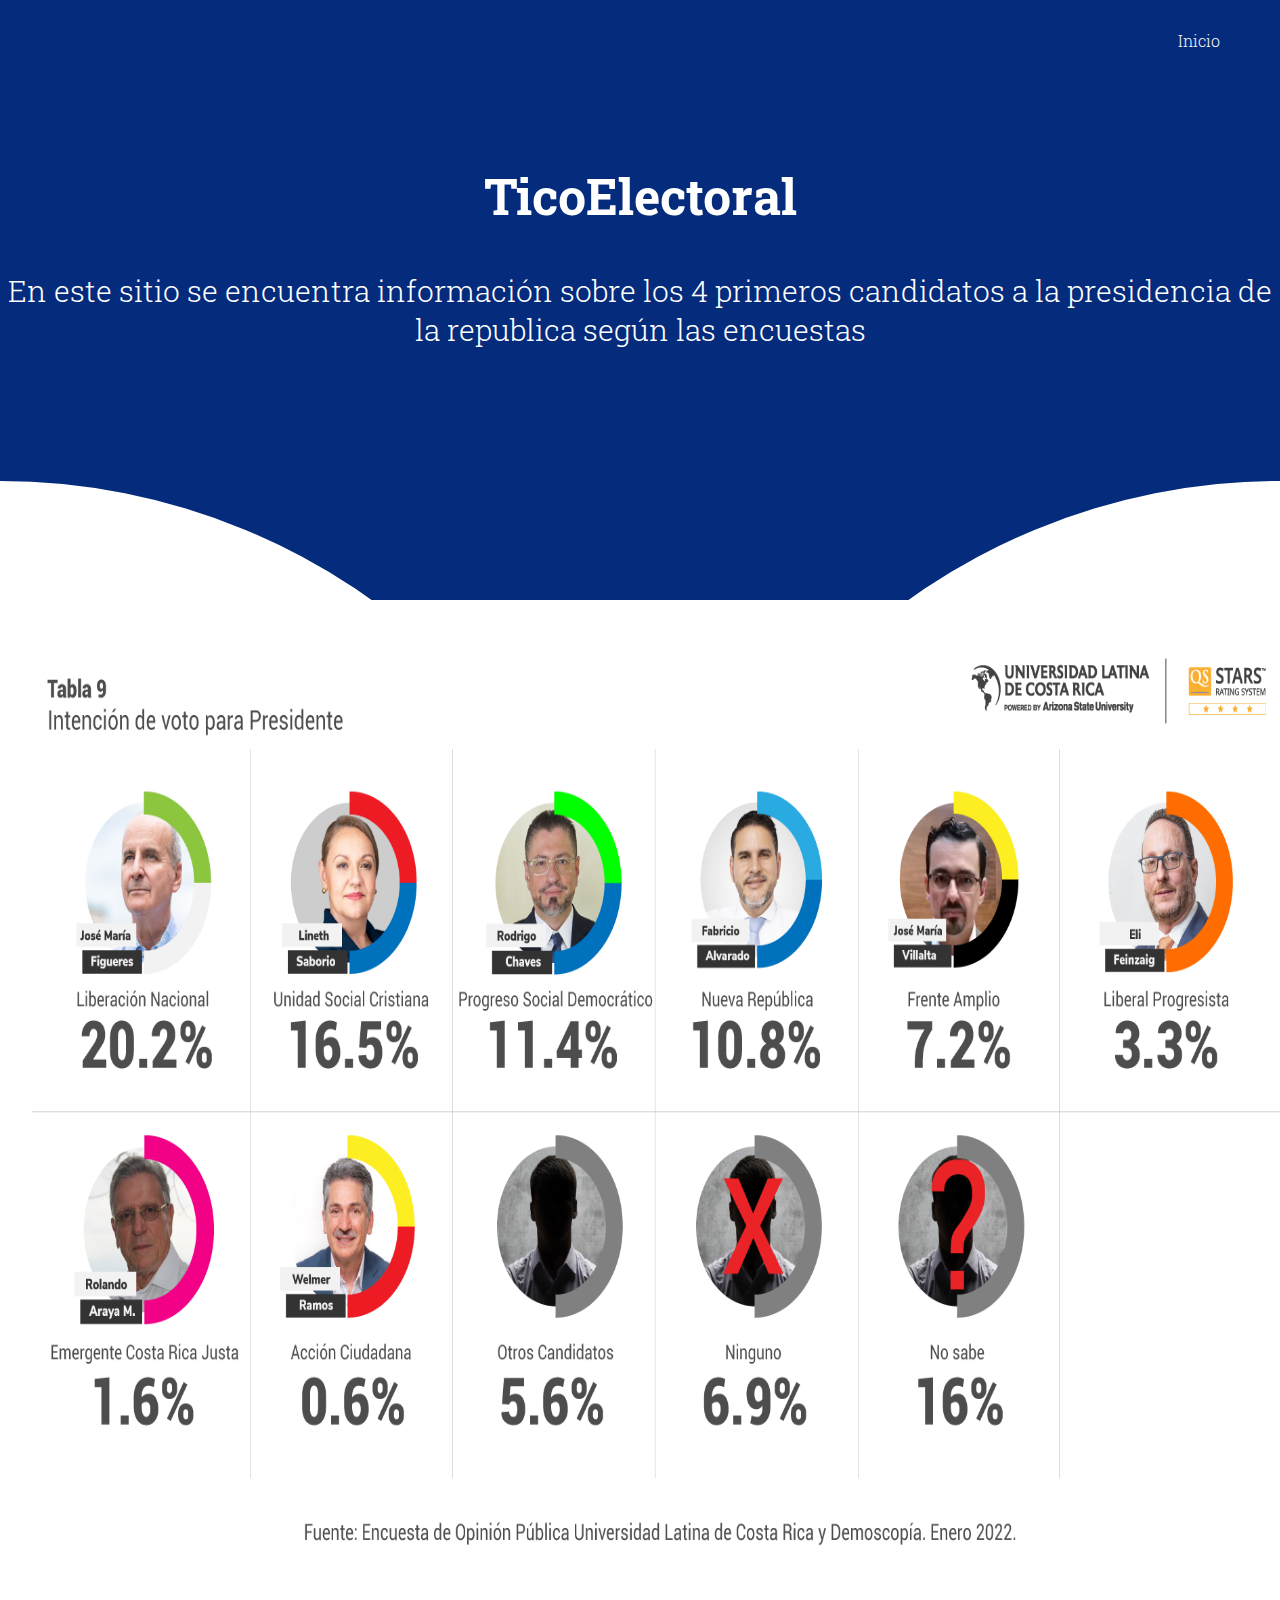
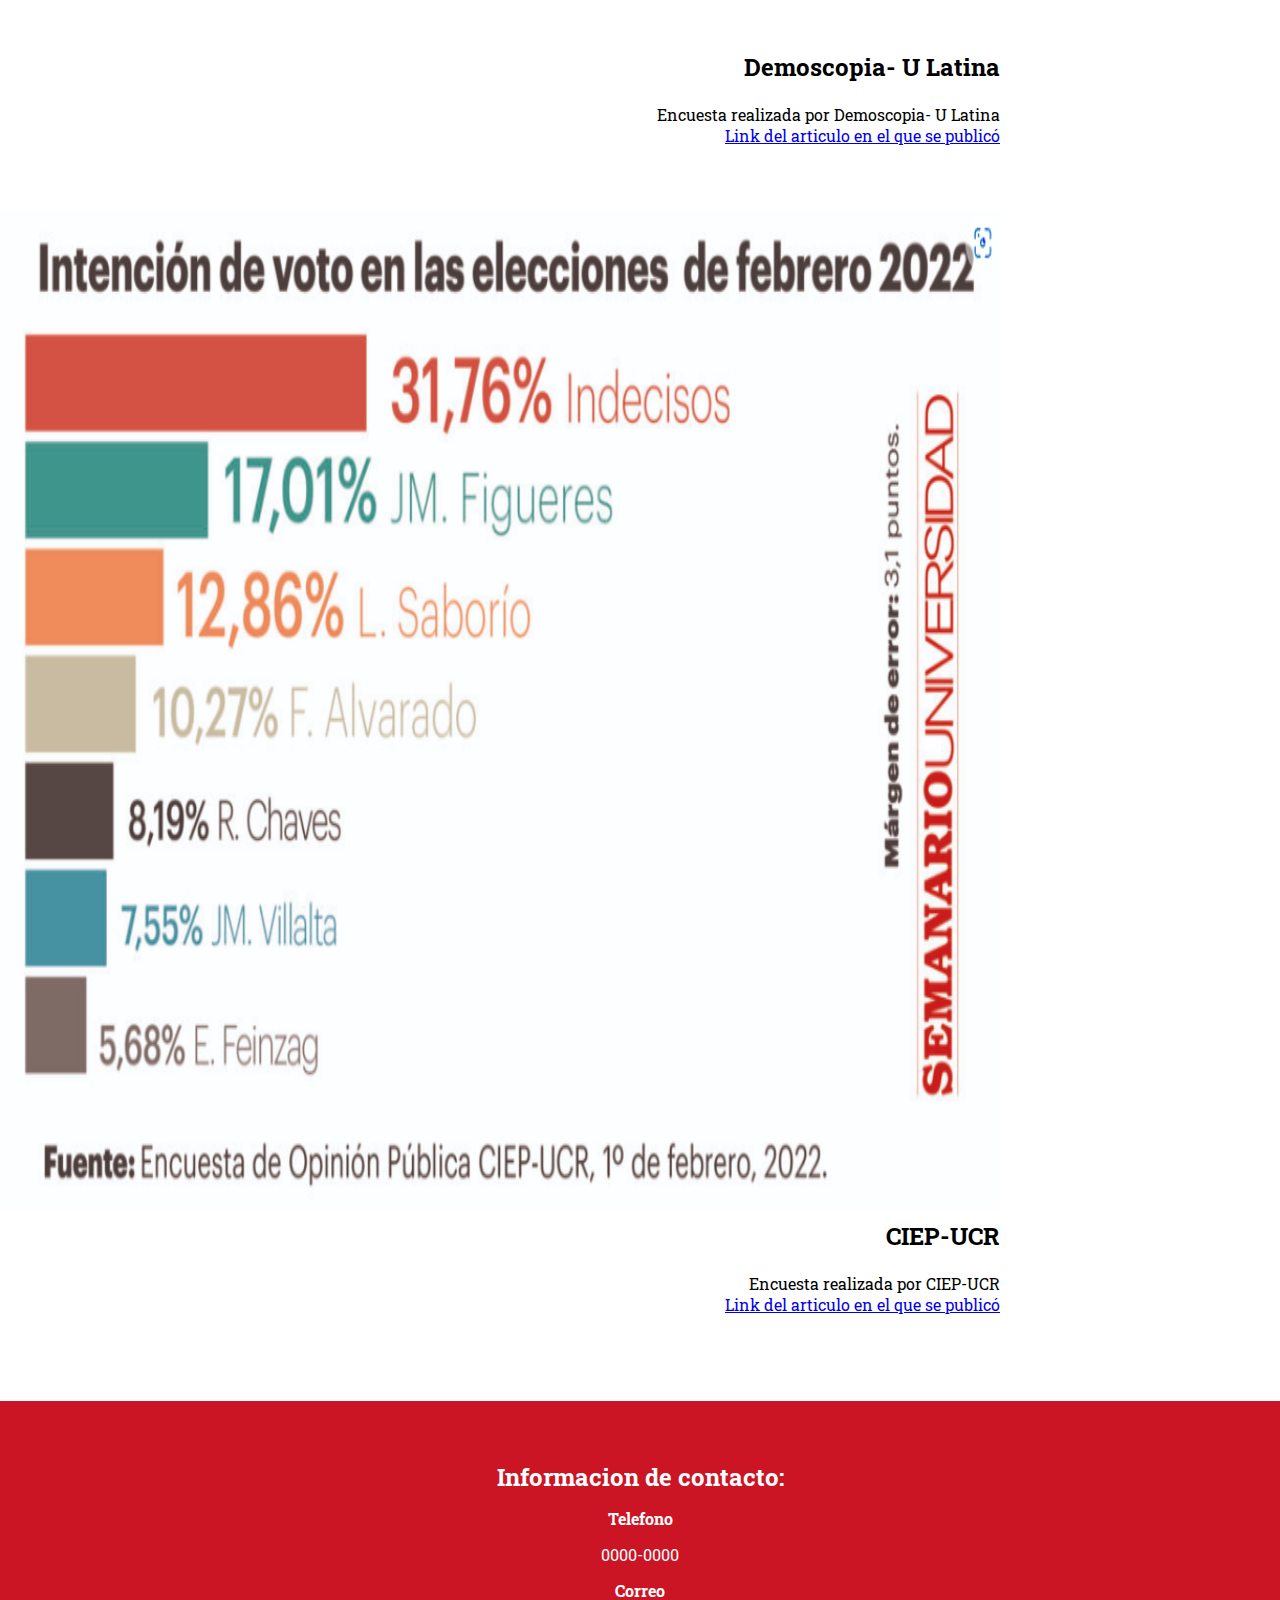
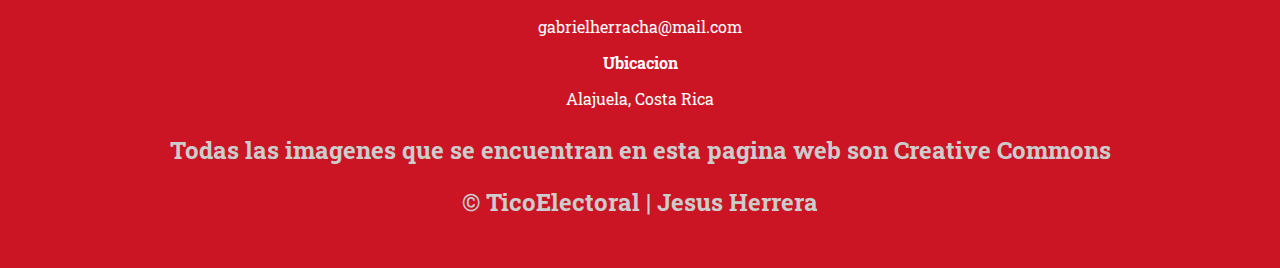
<file: Encuesta.html>
<!DOCTYPE html>
<html lang="es">
<head>
    <meta charset="UTF-8">
    <meta http-equiv="X-UA-Compatible" content="IE=edge">
    <meta name="viewport" content="width=device-width, initial-scale=1.0">
    <title>   TicoElectoral</title>
    <link rel="shortcut icon" href="img\logo 3.PNG" type="image/x-icon">
    <link rel="stylesheet" href="Estilos.css">
    <link rel="preconnect" href="https://fonts.googleapis.com">
    <link rel="preconnect" href="https://fonts.gstatic.com" crossorigin>
    <link rel="preconnect" href="https://fonts.googleapis.com">
    <link rel="preconnect" href="https://fonts.gstatic.com" crossorigin>
    <link href="https://fonts.googleapis.com/css2?family=Roboto+Mono:wght@100&family=Roboto+Slab:wght@500&display=swap" rel="stylesheet">
</head>
<body>
    <header>
      
        <nav>
        
            <a href="index.html">Inicio</a>
           
    
        </nav>
        <section class="textos-header">
            <h1>
              TicoElectoral
            </h1>
            <br>
            <br>
            <h3>En este sitio se encuentra información sobre los 4 primeros candidatos a la presidencia de la 
              republica según las encuestas</h3>
              <br>
              
            </section>

           
            <div class="Wave"style="height: 150px; overflow: hidden;" >
            <svg viewBox="0 0 200 100" preserveAspectRatio="none">
             <circle fill="white" cx="0" cy="100" r="100" />
             <circle fill="white" cx="200" cy="100" r="100" />
           </svg> 
           </div>
            </header>
             
           <br>
         
           <aside class="imagen-encuesta">
            <img src="img\encuesta demoscopia.png"
            alt="demoscopia"
            width="1300"
            height="1000"
            title="Lencuesta 2">
             
           </aside>


 <br>
<main>
    <div class="candidato">

  
        <h2>Demoscopia- U Latina </h2>
        <br>
        <p>Encuesta realizada por Demoscopia- U Latina </p>
      <th><a href="https://www.ulatina.ac.cr/area-de-investigacion/grupos-de-investigacion/centro-medicion-de-opinion/intencion-voto-2022">Link del articulo en el que se publicó</a> </th>
   
        </div>
<div class="imgb">
<img class="img-encuesta"
src="img\encuesta ciep.PNG"
alt="ciep"
width="1000"
height="1000"
title="Encuesta 1.">  
  <br></div>
  <div class="candidato">

  
    <h2>CIEP-UCR </h2>
    <br>
    <p>Encuesta realizada por CIEP-UCR </p>
    <th><a href="https://semanariouniversidad.com/pais/encuesta-ciep-uce-confirma-punteros-y-31-de-indecisos-al-cierre-de-la-campana/"> Link del articulo en el que se publicó</a></th>
     
    </div>
  

  </main>

<br>
<footer>
  <div class="contenedor-footer">
      <div class="content-foo">
        <h2>Informacion de contacto:</h2>
          <h4>Telefono</h4>
          <p>0000-0000</p>
      </div>
      <div class="content-foo">
          <h4>Correo</h4>
          <p>gabrielherracha@mail.com</p>
      </div>
      <div class="content-foo">
          <h4>Ubicacion</h4>
          <p>Alajuela, Costa Rica</p>
      </div>
  </div>
  <div class="content-box"> </div>
  <div class="pre-titulo-final">
     <h2 >Todas las imagenes que se encuentran en esta pagina web son Creative  Commons </h2> 
  </div>

<h2 class="titulo-final">&copy; TicoElectoral | Jesus Herrera</h2>

  <div class="border-box"></div> 


</footer>



  
</body>

                  </html>
</file>
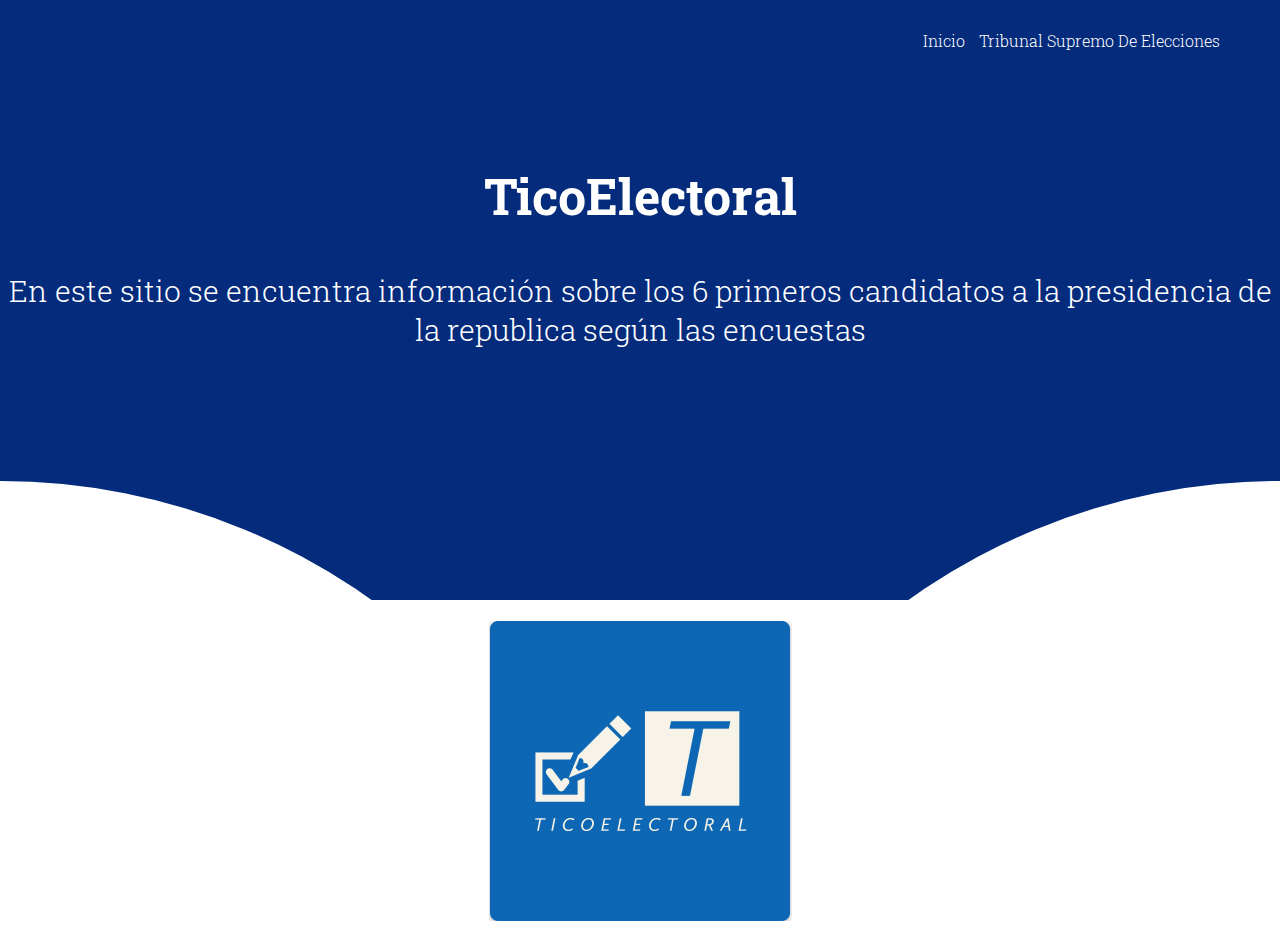
<file: Feinzag.html>
<!DOCTYPE html>
<html lang="es">
<head>
    <meta charset="UTF-8">
    <meta http-equiv="X-UA-Compatible" content="IE=edge">
    <meta name="viewport" content="width=device-width, initial-scale=1.0">
    <title>   TicoElectoral</title>
    <link rel="shortcut icon" href="img\logo 3.PNG" type="image/x-icon">
    <link rel="stylesheet" href="Estilos.css">
    <link rel="preconnect" href="https://fonts.googleapis.com">
    <link rel="preconnect" href="https://fonts.gstatic.com" crossorigin>
    <link rel="preconnect" href="https://fonts.googleapis.com">
    <link rel="preconnect" href="https://fonts.gstatic.com" crossorigin>
    <link href="https://fonts.googleapis.com/css2?family=Roboto+Mono:wght@100&family=Roboto+Slab:wght@500&display=swap" rel="stylesheet">
</head>
<body>
    <header>
        <nav>
        
            <a href="index.html">Inicio</a>
            <a href="https://tse.go.cr/">Tribunal Supremo De Elecciones</a>
            
    
        </nav>
        <section class="textos-header">
            <h1>
              TicoElectoral
            </h1>
            <br>
            <br>
            <h3>En este sitio se encuentra información sobre los 6 primeros candidatos a la presidencia de la 
              republica según las encuestas</h3>
              <br>
              
            </section>

            <!--
              <div class="Wave"style="height: 150px; overflow: hidden;" ><svg viewBox="0 0 500 150" preserveAspectRatio="none" style="height: 100%; width: 100%;"><path d="M-0.27,26.16 C149.99,150.00 349.20,-49.98 501.97,13.33 L500.00,150.00 L0.00,150.00 Z" style="stroke: none; fill: #fff;"></path></svg></div>
            
         
              
            -->
            <div class="Wave"style="height: 150px; overflow: hidden;" >
            <svg viewBox="0 0 200 100" preserveAspectRatio="none">
             <circle fill="white" cx="0" cy="100" r="100" />
             <circle fill="white" cx="200" cy="100" r="100" />
           </svg> 
           </div>
            </header>
             
           <br>
         
            <aside class="imagen1">
             <img src="img\logo 3.PNG" alt="Logo">
              
            </aside>
                  </html>
</file>
<file: Estilos.css>
*{
    margin:0;
    padding: 0;
    box-sizing: border-box;
}
body{
    font-family: 'Roboto slab';
}
.contenedor{
    padding:  60px 0;
    width: 90%;
    max-width: 1000px;
    margin: auto;
}

.titulo{
    color: brown;
    font-size: 30px;
    text-align: center;
    margin-bottom: 60px;
}
header{
    width: 100%;
    height: 600px;
 
    background:  rgb(4,43,124);
    
    background-size: cover;
    background-attachment: fixed;
    position: relative;
}
nav{
    text-align: right;
    padding: 30px 50px 0 0;
}
nav> a {
     color: #fff;
     font-weight: 300;
     text-decoration: none;
     margin-right: 10px;
}
nav> a:hover {
 
    text-decoration:underline;
 
}
header .textos-header
{
display: flex;
height: 430px;
width: 100%;
align-items: center;
justify-content: center;
flex-direction: column;
text-align: center;
}
header .textos-header h1
{
    font-size: 50px;
    color: #fff;
}
header .textos-header h2
{
    font-size: 30px;
    font-weight: 300 ;
    color: #fff;
}
header .textos-header h3
{
    font-size: 30px;
    font-weight: 300 ;
    color: #fff;
}
header .textos-header h4
{
    font-size: 10px;
    font-weight: 300 ;
    color: #fff;
}
.wave{
    position:absolute;
    bottom: 0;
    width: 100%;
}
.contenedor-sobre-nosotros{
    display: flex;
    justify-content: space-evenly;

}
.contenedor-hobby li{
   /*display: flex; 
    justify-content: space-evenly;*/
    text-align: center;

}
.contenedor-hobby h2{
    /*display: flex; 
     justify-content: space-evenly;*/
     text-align: center;
 
 }
 .contenido-foto{
    display: flex;
 justify-content: center;
 text-align: end;
 background: rgba(199, 21, 134, 0.932);
 }
.tabla2{
    text-align: center;
}
 header .textos-headerF
 {
 display: flex;
 height: 430px;
 width: 100%;
 align-items: center;
 justify-content: left;
 flex-direction: column;
 text-align:center;
 }
 header .textos-headerF h1
 {
     font-size: 50px;
     color: #fff;
 }
.imagen-foto{


    float: left;
	vertical-align: text-top
	

}
.img-bandera{
    


    float: right;
    vertical-align: text-top
    
    
   
}
.candidato{
    
    margin-top: 5px;
	height: 160px;
	width: 1000px;
	text-align: right;
	
	

}
.video{
      
    text-align: center;
    justify-content: center;  
}
.audio{
      
    text-align: center;
    justify-content: center;  
}
.imagen1{
  
    text-align: center;
    justify-content: center;

}
.sobre-nosotros .contenido-textos{
    width: 48%;
}
.contenido-textos p span{
    background: rgba(199, 21, 134, 0.932);
    color: #fff;
    border-radius: 50%;
    display: inline-block;
    text-align: center;
    width: 30px;
    height: 30px;
    padding: 2px;
    box-shadow: 0 0 6px 0 rgba(0,0,0,.5);
  margin-right: 5px;

}
.contenido-textos table .azul{
    text-align: center;
    color: #fff;
    background:rgb(4,43,124);
}

.contenido-textos table .blanco{
    text-align: center;
    
    background:#fff;
}
.contenido-textos table .rojo{
    text-align: center;
    color: #fff;
    background:rgb(203,20,36);
}
footer{
    background:#cb1424;
    padding: 60px 0 30px 0;
    margin: auto;
overflow: hidden;

}

.contedor-footer{
    display:flex ;
    width:  90%;
    justify-content: space-evenly;
    margin :auto;
    padding-bottom: 50px;
    border-bottom:  1px solid #ccc;
    box-sizing: border-box;
}
.content-foo{
    text-align: center;
}
.content-foo h4{
    color: #fff;
    
    padding-bottom: 5px;
margin-bottom: 10px;
}
.content-foo h2{
    color: #fff;
    
    padding-bottom: 5px;
margin-bottom: 10px;
}
.content-foo p{
    color: #fff;
    
    padding-bottom: 5px;
margin-bottom: 10px;
}

/*.content-foo h4{
    color: #fff;
    border-bottom: 3px solid dimgray;
    padding-bottom: 5px;
margin-bottom: 10px;
}*/
.titulo-final{
    text-align: center;
    font-size: 24px;
    margin: 20px;
    color: #ccc;
}
/*header{
    width: 100%;
    height: 600px;
    background: rgba(199, 21, 134, 0.932);
    background-size: cover;
    background-attachment: fixed;
    position: relative;
}*/

.pre-titulo-final h2{
    text-align: center;
    font-size: 24px;
    margin: 20px;
    color: #ccc;  
  }
  .content-box {
    box-sizing: content-box;
  
  }
  
  .border-box {
    box-sizing: border-box;
  }
</file>
